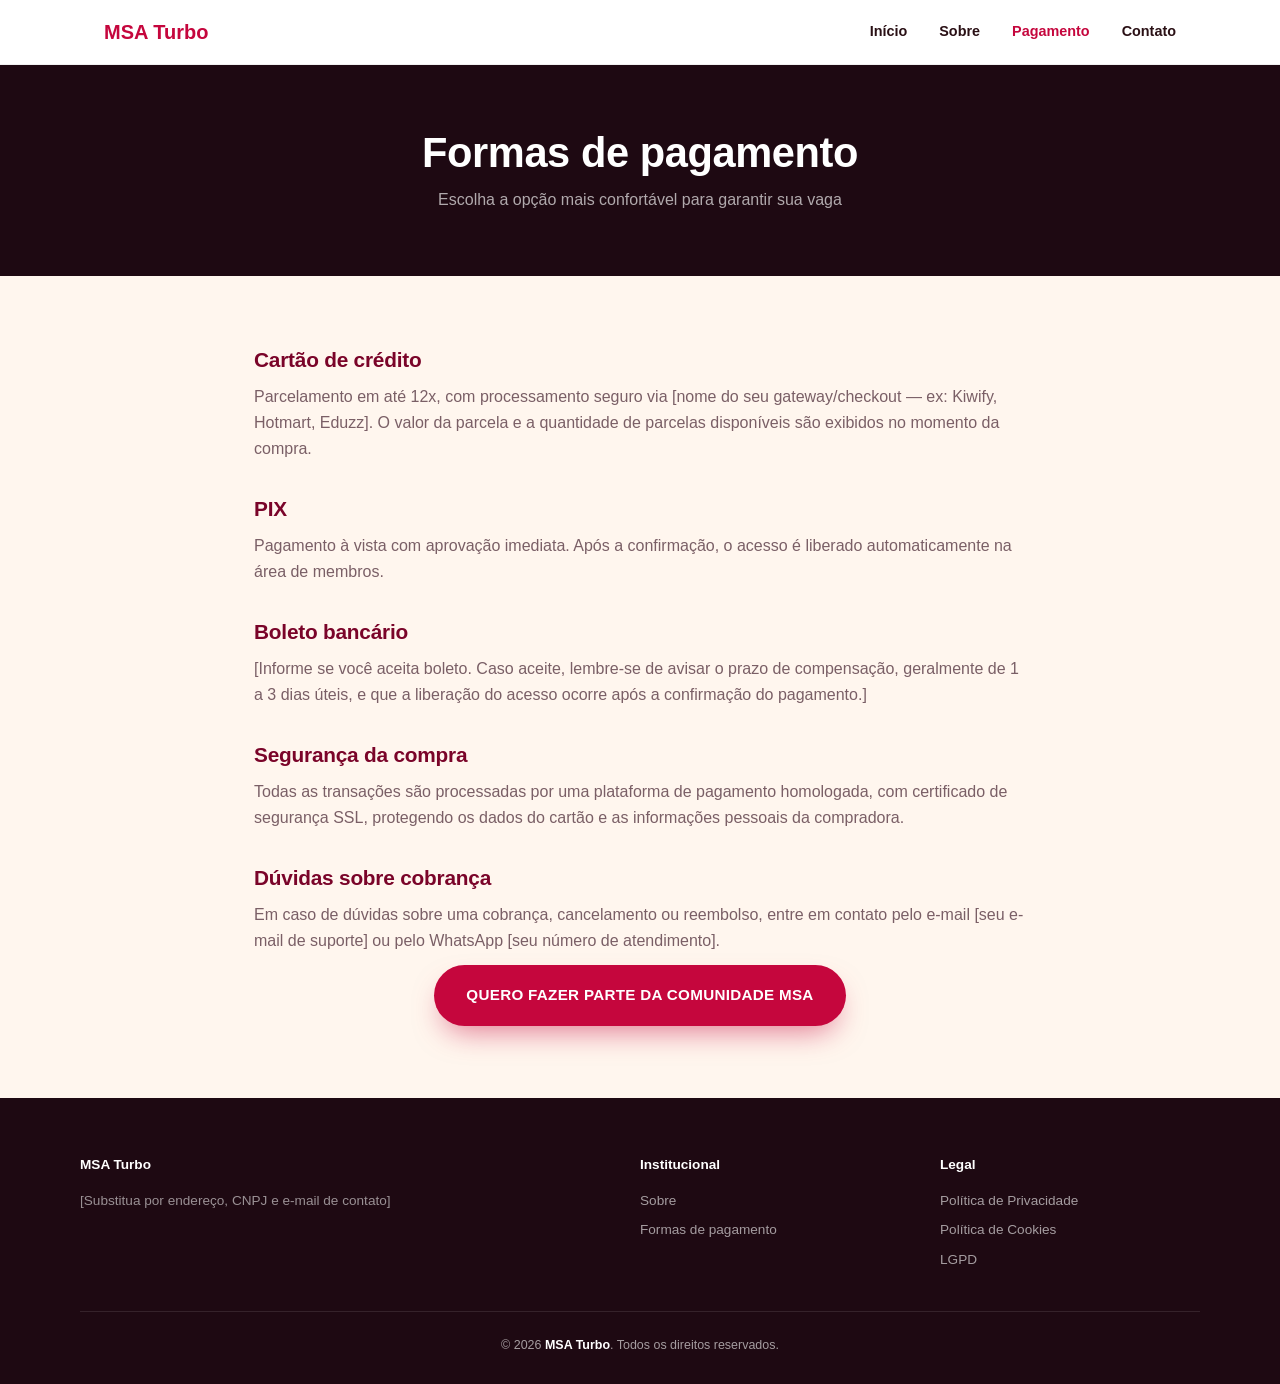
<file: formas-de-pagamento.html>
<!DOCTYPE html>
<html lang="pt-BR">
<head>
<meta charset="UTF-8">
<meta name="viewport" content="width=device-width, initial-scale=1.0">
<title>Formas de Pagamento | MSA Turbo</title>
<link rel="stylesheet" href="assets/styles.css">
</head>
<body>

<header class="site">
  <div class="nav">
    <a href="index.html" class="logo">MSA Turbo</a>
    <ul>
      <li><a href="index.html">Início</a></li>
      <li><a href="sobre.html">Sobre</a></li>
      <li><a href="formas-de-pagamento.html" class="active">Pagamento</a></li>
      <li><a href="index.html#contato">Contato</a></li>
    </ul>
  </div>
</header>

<section class="page-hero">
  <div class="container">
    <h1>Formas de pagamento</h1>
    <p>Escolha a opção mais confortável para garantir sua vaga</p>
  </div>
</section>

<section class="legal">
  <h2>Cartão de crédito</h2>
  <p>Parcelamento em até 12x, com processamento seguro via [nome do seu gateway/checkout — ex: Kiwify, Hotmart, Eduzz]. O valor da parcela e a quantidade de parcelas disponíveis são exibidos no momento da compra.</p>

  <h2>PIX</h2>
  <p>Pagamento à vista com aprovação imediata. Após a confirmação, o acesso é liberado automaticamente na área de membros.</p>

  <h2>Boleto bancário</h2>
  <p>[Informe se você aceita boleto. Caso aceite, lembre-se de avisar o prazo de compensação, geralmente de 1 a 3 dias úteis, e que a liberação do acesso ocorre após a confirmação do pagamento.]</p>

  <h2>Segurança da compra</h2>
  <p>Todas as transações são processadas por uma plataforma de pagamento homologada, com certificado de segurança SSL, protegendo os dados do cartão e as informações pessoais da compradora.</p>

  <h2>Dúvidas sobre cobrança</h2>
  <p>Em caso de dúvidas sobre uma cobrança, cancelamento ou reembolso, entre em contato pelo e-mail [seu e-mail de suporte] ou pelo WhatsApp [seu número de atendimento].</p>

  <div class="btn-wrap"><a href="index.html#oferta" class="btn">QUERO FAZER PARTE DA COMUNIDADE MSA</a></div>
</section>

<footer class="site">
  <div class="footer-grid">
    <div><h4>MSA Turbo</h4><p style="color:rgba(255,255,255,.55); font-size:.85rem;">[Substitua por endereço, CNPJ e e-mail de contato]</p></div>
    <div><h4>Institucional</h4><ul><li><a href="sobre.html">Sobre</a></li><li><a href="formas-de-pagamento.html">Formas de pagamento</a></li></ul></div>
    <div><h4>Legal</h4><ul><li><a href="politica-de-privacidade.html">Política de Privacidade</a></li><li><a href="politica-de-cookies.html">Política de Cookies</a></li><li><a href="lgpd.html">LGPD</a></li></ul></div>
  </div>
  <div class="footer-bottom">© 2026 <strong>MSA Turbo</strong>. Todos os direitos reservados.</div>
</footer>

</body>
</html>
</file>
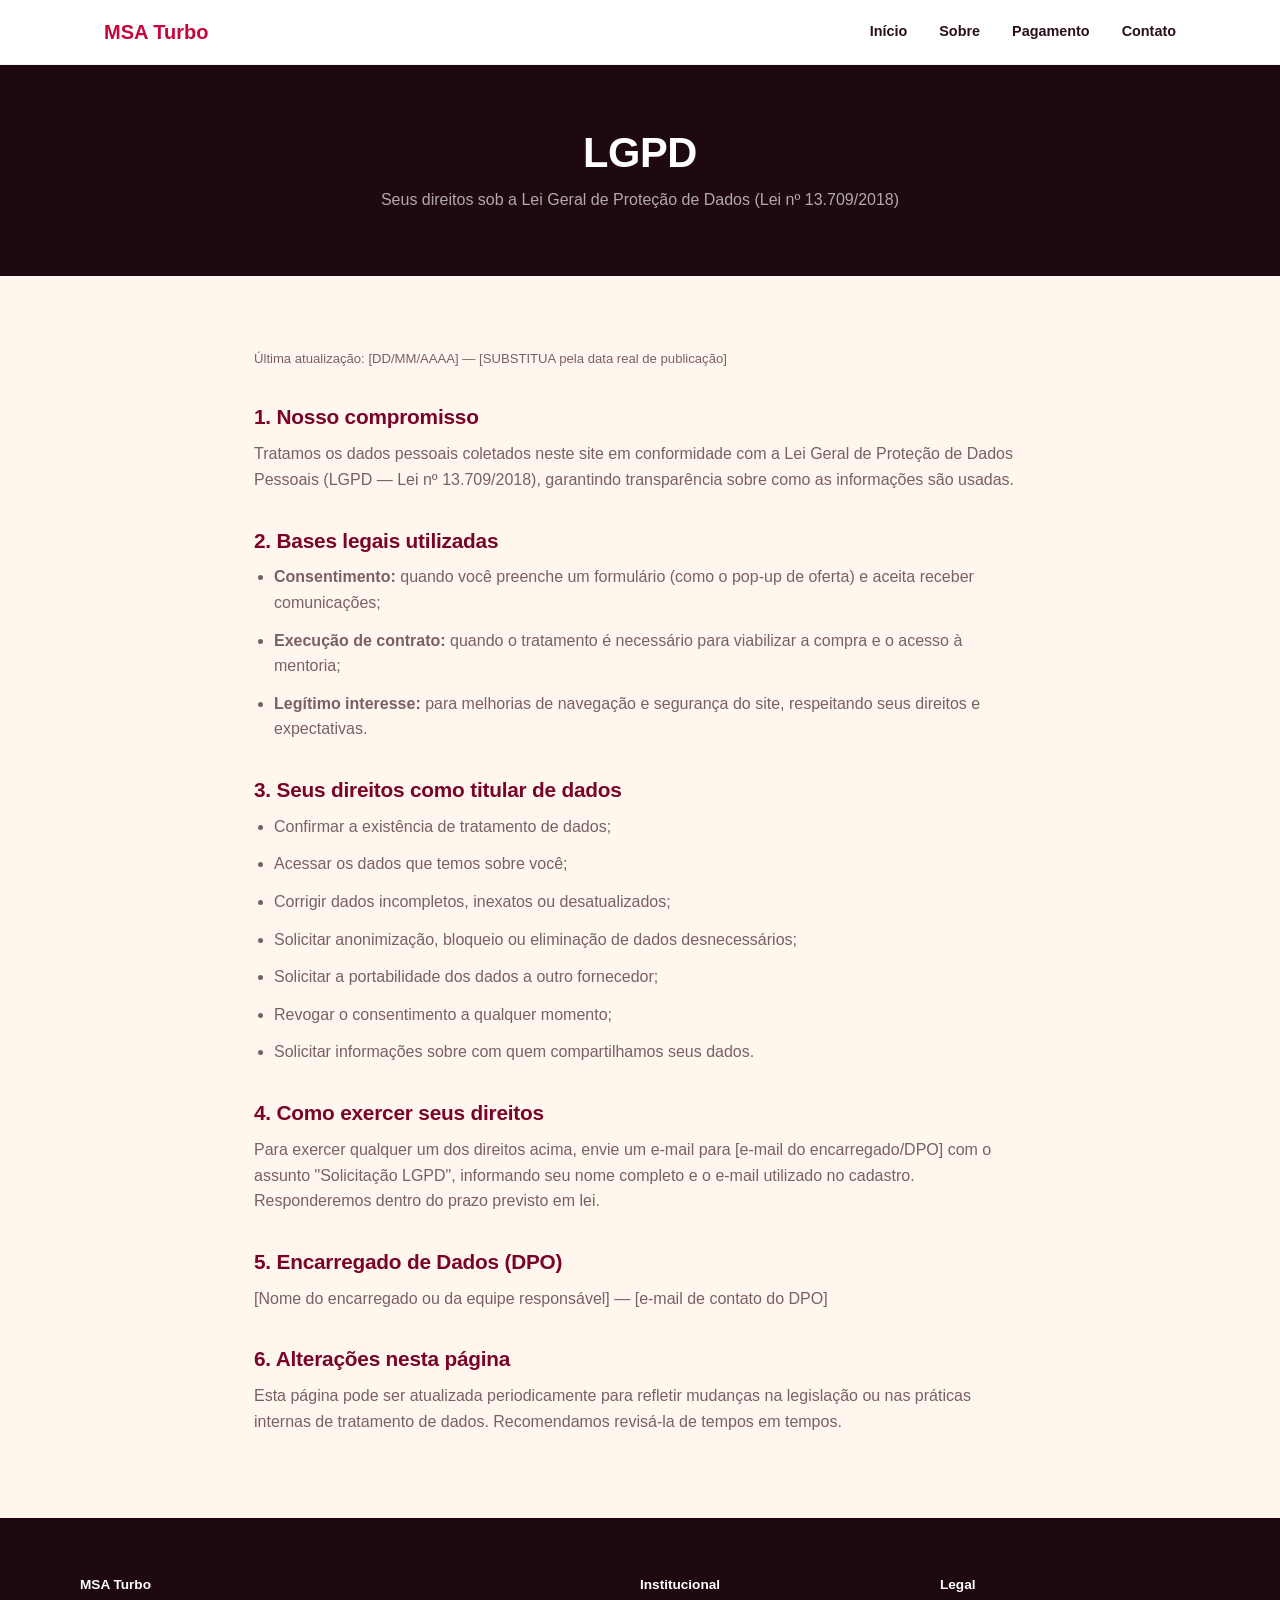
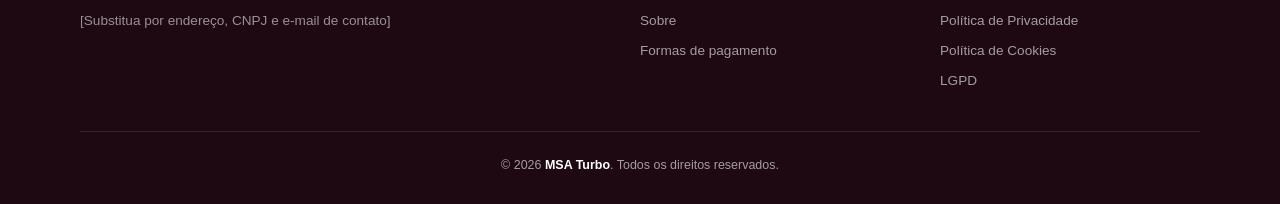
<file: lgpd.html>
<!DOCTYPE html>
<html lang="pt-BR">
<head>
<meta charset="UTF-8">
<meta name="viewport" content="width=device-width, initial-scale=1.0">
<title>LGPD | MSA Turbo</title>
<link rel="stylesheet" href="assets/styles.css">
</head>
<body>

<header class="site">
  <div class="nav">
    <a href="index.html" class="logo">MSA Turbo</a>
    <ul>
      <li><a href="index.html">Início</a></li>
      <li><a href="sobre.html">Sobre</a></li>
      <li><a href="formas-de-pagamento.html">Pagamento</a></li>
      <li><a href="index.html#contato">Contato</a></li>
    </ul>
  </div>
</header>

<section class="page-hero">
  <div class="container">
    <h1>LGPD</h1>
    <p>Seus direitos sob a Lei Geral de Proteção de Dados (Lei nº 13.709/2018)</p>
  </div>
</section>

<section class="legal">
  <p class="updated">Última atualização: [DD/MM/AAAA] — [SUBSTITUA pela data real de publicação]</p>

  <h2>1. Nosso compromisso</h2>
  <p>Tratamos os dados pessoais coletados neste site em conformidade com a Lei Geral de Proteção de Dados Pessoais (LGPD — Lei nº 13.709/2018), garantindo transparência sobre como as informações são usadas.</p>

  <h2>2. Bases legais utilizadas</h2>
  <ul>
    <li><strong>Consentimento:</strong> quando você preenche um formulário (como o pop-up de oferta) e aceita receber comunicações;</li>
    <li><strong>Execução de contrato:</strong> quando o tratamento é necessário para viabilizar a compra e o acesso à mentoria;</li>
    <li><strong>Legítimo interesse:</strong> para melhorias de navegação e segurança do site, respeitando seus direitos e expectativas.</li>
  </ul>

  <h2>3. Seus direitos como titular de dados</h2>
  <ul>
    <li>Confirmar a existência de tratamento de dados;</li>
    <li>Acessar os dados que temos sobre você;</li>
    <li>Corrigir dados incompletos, inexatos ou desatualizados;</li>
    <li>Solicitar anonimização, bloqueio ou eliminação de dados desnecessários;</li>
    <li>Solicitar a portabilidade dos dados a outro fornecedor;</li>
    <li>Revogar o consentimento a qualquer momento;</li>
    <li>Solicitar informações sobre com quem compartilhamos seus dados.</li>
  </ul>

  <h2>4. Como exercer seus direitos</h2>
  <p>Para exercer qualquer um dos direitos acima, envie um e-mail para [e-mail do encarregado/DPO] com o assunto "Solicitação LGPD", informando seu nome completo e o e-mail utilizado no cadastro. Responderemos dentro do prazo previsto em lei.</p>

  <h2>5. Encarregado de Dados (DPO)</h2>
  <p>[Nome do encarregado ou da equipe responsável] — [e-mail de contato do DPO]</p>

  <h2>6. Alterações nesta página</h2>
  <p>Esta página pode ser atualizada periodicamente para refletir mudanças na legislação ou nas práticas internas de tratamento de dados. Recomendamos revisá-la de tempos em tempos.</p>
</section>

<footer class="site">
  <div class="footer-grid">
    <div><h4>MSA Turbo</h4><p style="color:rgba(255,255,255,.55); font-size:.85rem;">[Substitua por endereço, CNPJ e e-mail de contato]</p></div>
    <div><h4>Institucional</h4><ul><li><a href="sobre.html">Sobre</a></li><li><a href="formas-de-pagamento.html">Formas de pagamento</a></li></ul></div>
    <div><h4>Legal</h4><ul><li><a href="politica-de-privacidade.html">Política de Privacidade</a></li><li><a href="politica-de-cookies.html">Política de Cookies</a></li><li><a href="lgpd.html">LGPD</a></li></ul></div>
  </div>
  <div class="footer-bottom">© 2026 <strong>MSA Turbo</strong>. Todos os direitos reservados.</div>
</footer>

</body>
</html>
</file>
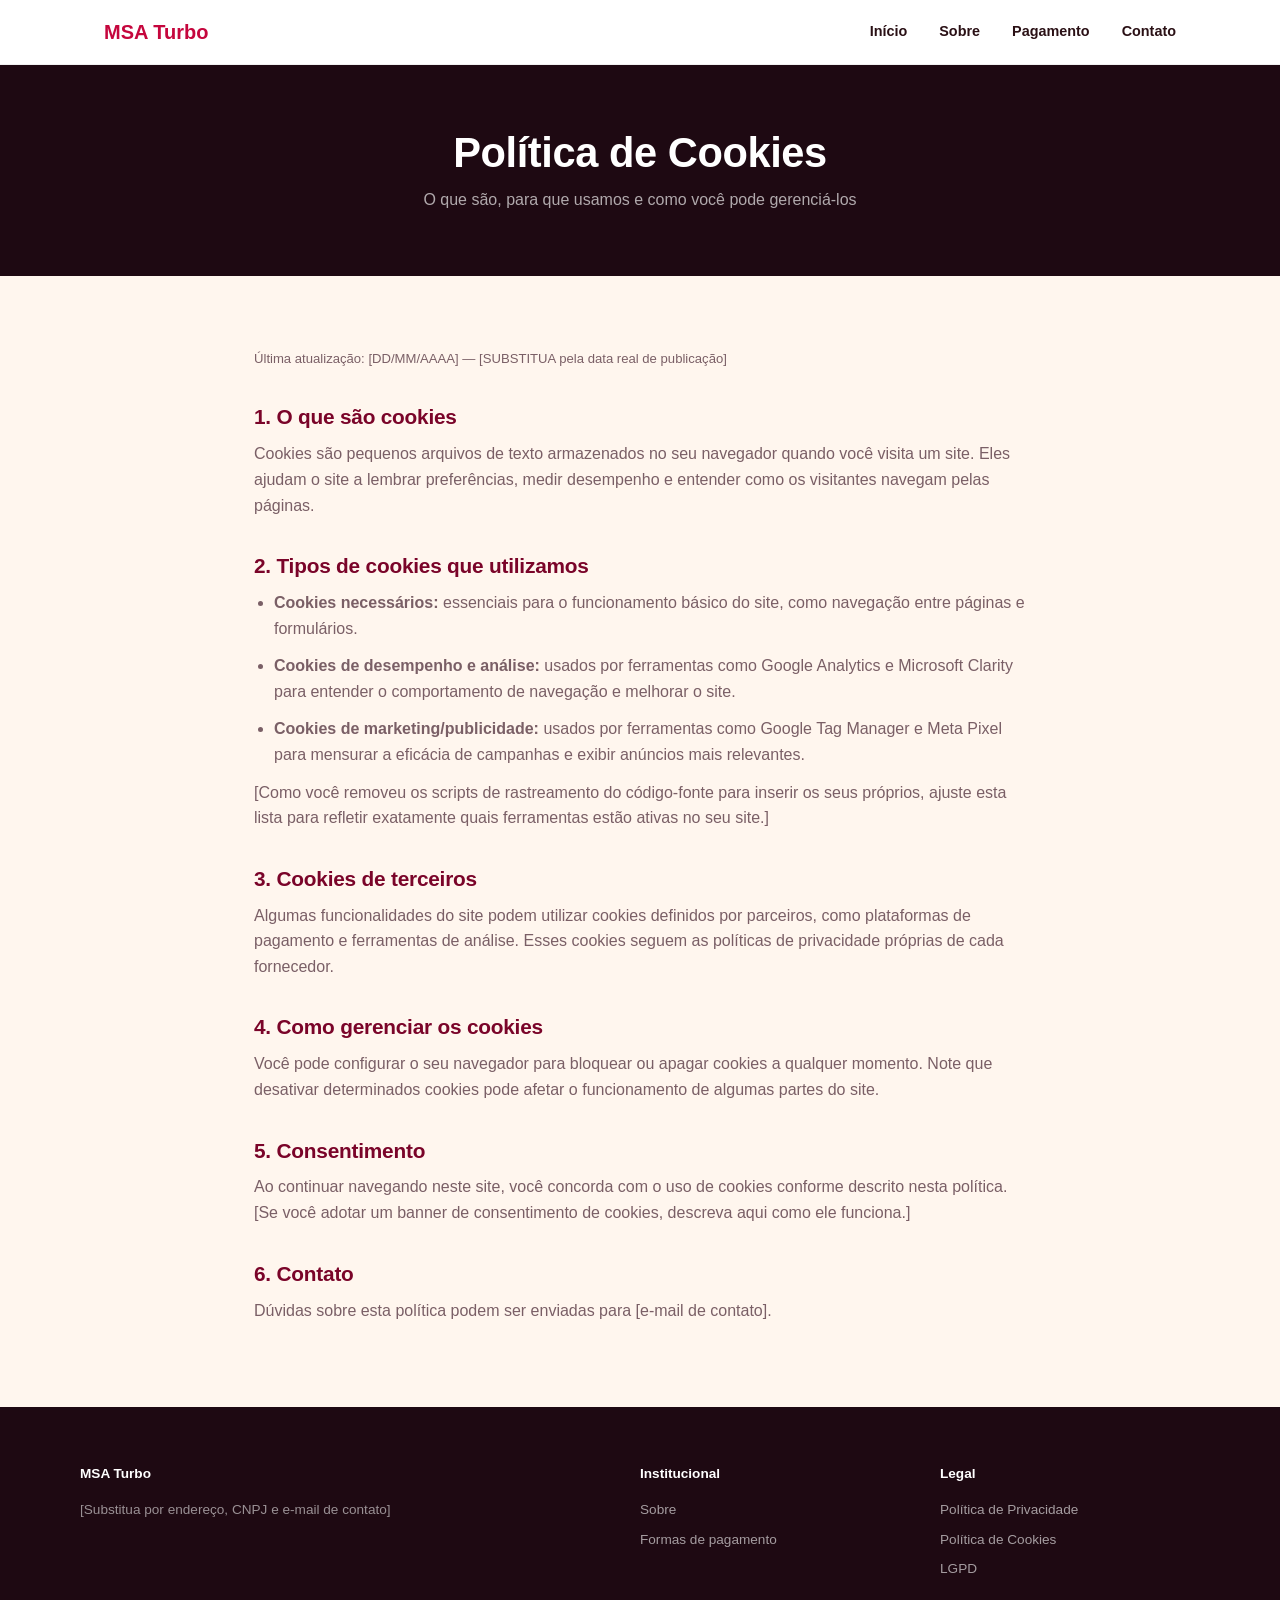
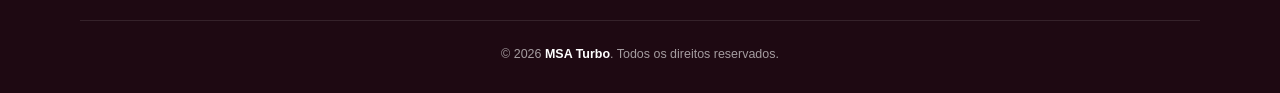
<file: politica-de-cookies.html>
<!DOCTYPE html>
<html lang="pt-BR">
<head>
<meta charset="UTF-8">
<meta name="viewport" content="width=device-width, initial-scale=1.0">
<title>Política de Cookies | MSA Turbo</title>
<link rel="stylesheet" href="assets/styles.css">
</head>
<body>

<header class="site">
  <div class="nav">
    <a href="index.html" class="logo">MSA Turbo</a>
    <ul>
      <li><a href="index.html">Início</a></li>
      <li><a href="sobre.html">Sobre</a></li>
      <li><a href="formas-de-pagamento.html">Pagamento</a></li>
      <li><a href="index.html#contato">Contato</a></li>
    </ul>
  </div>
</header>

<section class="page-hero">
  <div class="container">
    <h1>Política de Cookies</h1>
    <p>O que são, para que usamos e como você pode gerenciá-los</p>
  </div>
</section>

<section class="legal">
  <p class="updated">Última atualização: [DD/MM/AAAA] — [SUBSTITUA pela data real de publicação]</p>

  <h2>1. O que são cookies</h2>
  <p>Cookies são pequenos arquivos de texto armazenados no seu navegador quando você visita um site. Eles ajudam o site a lembrar preferências, medir desempenho e entender como os visitantes navegam pelas páginas.</p>

  <h2>2. Tipos de cookies que utilizamos</h2>
  <ul>
    <li><strong>Cookies necessários:</strong> essenciais para o funcionamento básico do site, como navegação entre páginas e formulários.</li>
    <li><strong>Cookies de desempenho e análise:</strong> usados por ferramentas como Google Analytics e Microsoft Clarity para entender o comportamento de navegação e melhorar o site.</li>
    <li><strong>Cookies de marketing/publicidade:</strong> usados por ferramentas como Google Tag Manager e Meta Pixel para mensurar a eficácia de campanhas e exibir anúncios mais relevantes.</li>
  </ul>
  <p>[Como você removeu os scripts de rastreamento do código-fonte para inserir os seus próprios, ajuste esta lista para refletir exatamente quais ferramentas estão ativas no seu site.]</p>

  <h2>3. Cookies de terceiros</h2>
  <p>Algumas funcionalidades do site podem utilizar cookies definidos por parceiros, como plataformas de pagamento e ferramentas de análise. Esses cookies seguem as políticas de privacidade próprias de cada fornecedor.</p>

  <h2>4. Como gerenciar os cookies</h2>
  <p>Você pode configurar o seu navegador para bloquear ou apagar cookies a qualquer momento. Note que desativar determinados cookies pode afetar o funcionamento de algumas partes do site.</p>

  <h2>5. Consentimento</h2>
  <p>Ao continuar navegando neste site, você concorda com o uso de cookies conforme descrito nesta política. [Se você adotar um banner de consentimento de cookies, descreva aqui como ele funciona.]</p>

  <h2>6. Contato</h2>
  <p>Dúvidas sobre esta política podem ser enviadas para [e-mail de contato].</p>
</section>

<footer class="site">
  <div class="footer-grid">
    <div><h4>MSA Turbo</h4><p style="color:rgba(255,255,255,.55); font-size:.85rem;">[Substitua por endereço, CNPJ e e-mail de contato]</p></div>
    <div><h4>Institucional</h4><ul><li><a href="sobre.html">Sobre</a></li><li><a href="formas-de-pagamento.html">Formas de pagamento</a></li></ul></div>
    <div><h4>Legal</h4><ul><li><a href="politica-de-privacidade.html">Política de Privacidade</a></li><li><a href="politica-de-cookies.html">Política de Cookies</a></li><li><a href="lgpd.html">LGPD</a></li></ul></div>
  </div>
  <div class="footer-bottom">© 2026 <strong>MSA Turbo</strong>. Todos os direitos reservados.</div>
</footer>

</body>
</html>
</file>
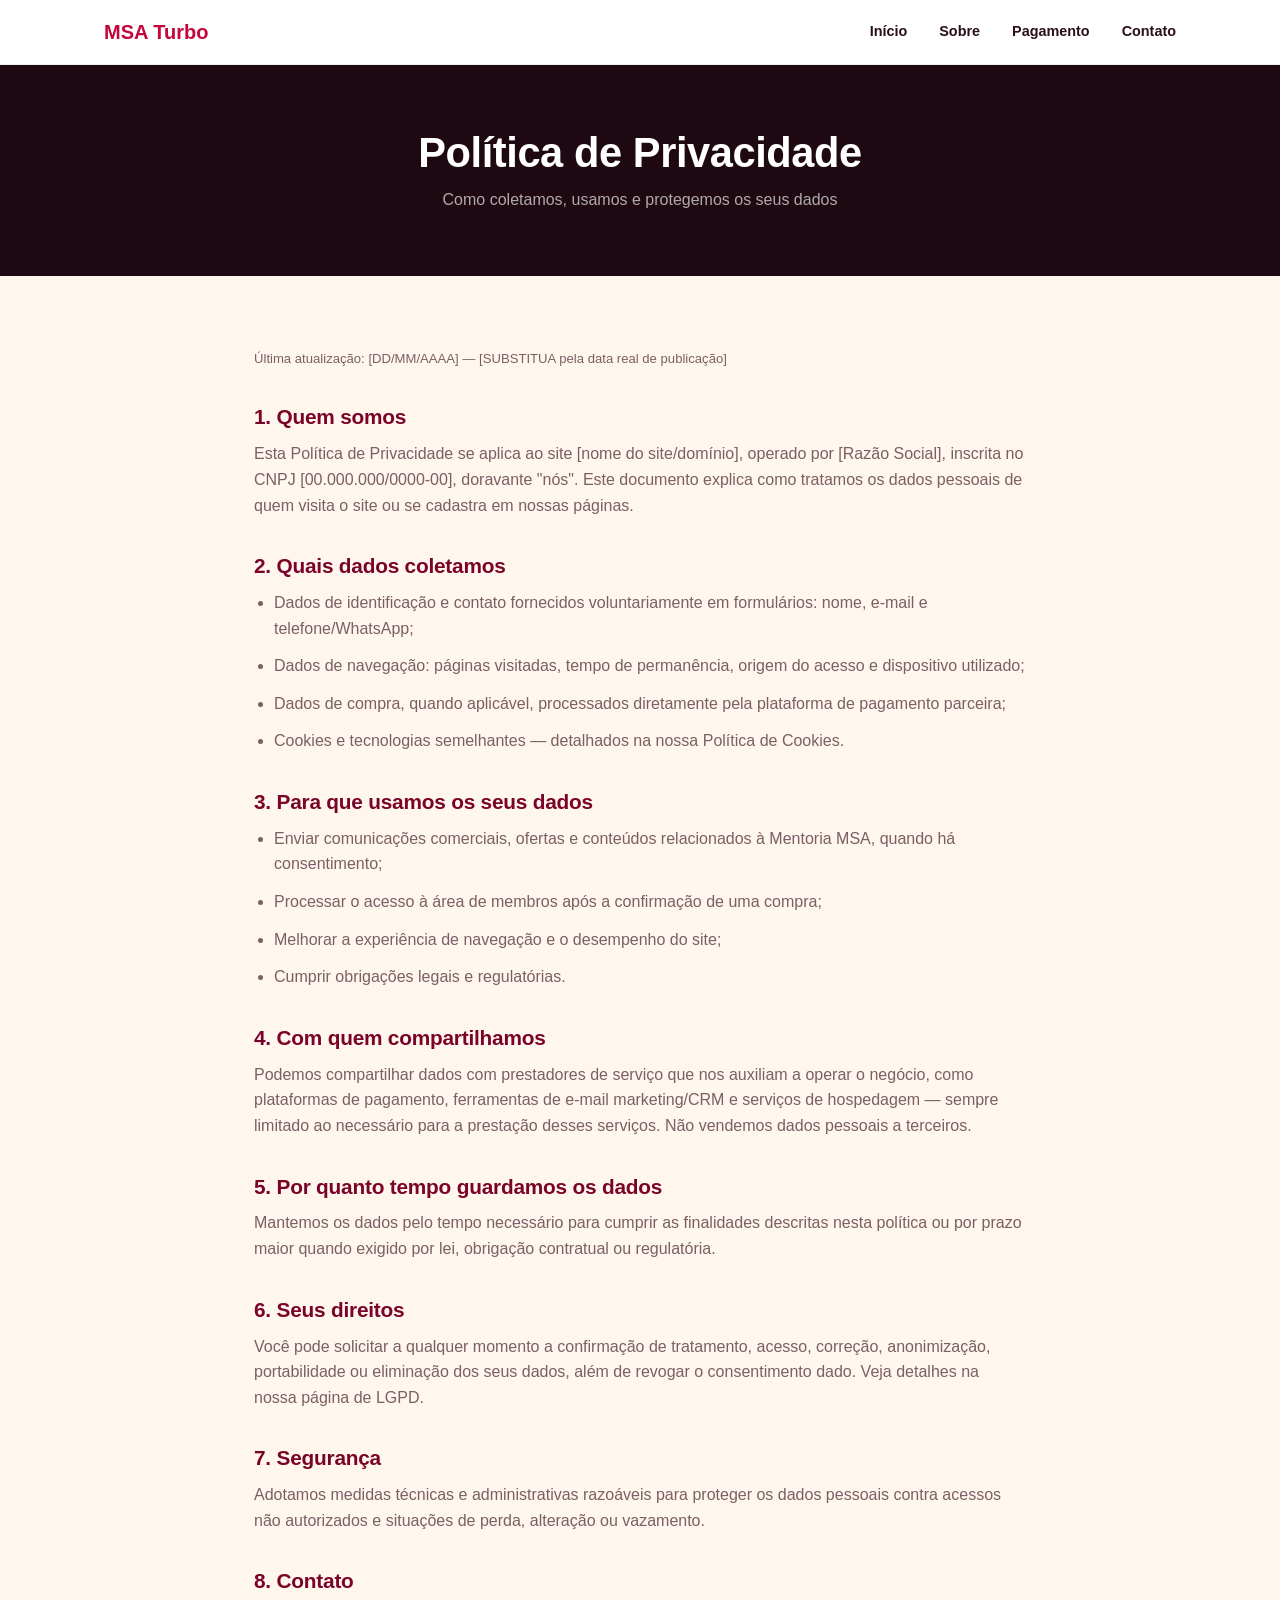
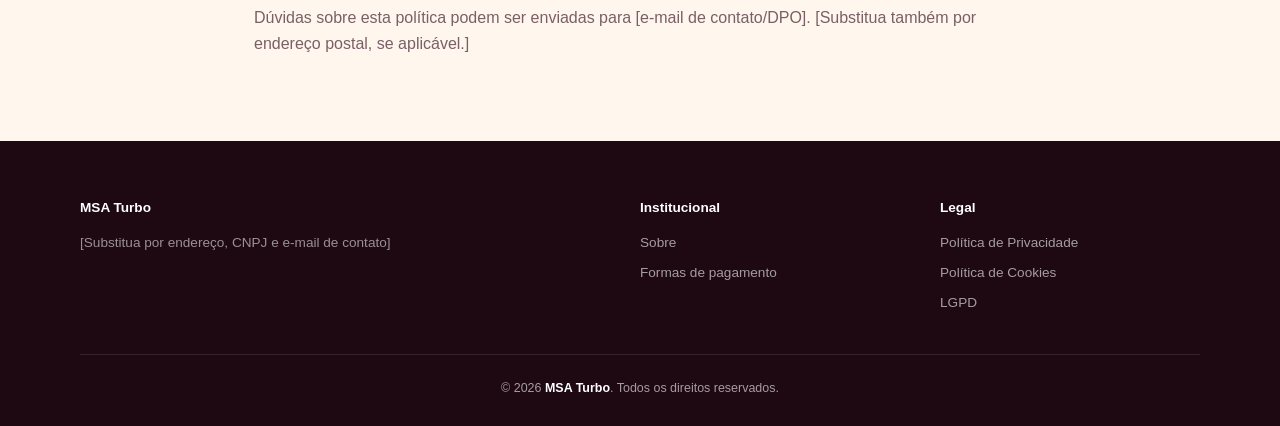
<file: politica-de-privacidade.html>
<!DOCTYPE html>
<html lang="pt-BR">
<head>
<meta charset="UTF-8">
<meta name="viewport" content="width=device-width, initial-scale=1.0">
<title>Política de Privacidade | MSA Turbo</title>
<link rel="stylesheet" href="assets/styles.css">
</head>
<body>

<header class="site">
  <div class="nav">
    <a href="index.html" class="logo">MSA Turbo</a>
    <ul>
      <li><a href="index.html">Início</a></li>
      <li><a href="sobre.html">Sobre</a></li>
      <li><a href="formas-de-pagamento.html">Pagamento</a></li>
      <li><a href="index.html#contato">Contato</a></li>
    </ul>
  </div>
</header>

<section class="page-hero">
  <div class="container">
    <h1>Política de Privacidade</h1>
    <p>Como coletamos, usamos e protegemos os seus dados</p>
  </div>
</section>

<section class="legal">
  <p class="updated">Última atualização: [DD/MM/AAAA] — [SUBSTITUA pela data real de publicação]</p>

  <h2>1. Quem somos</h2>
  <p>Esta Política de Privacidade se aplica ao site [nome do site/domínio], operado por [Razão Social], inscrita no CNPJ [00.000.000/0000-00], doravante "nós". Este documento explica como tratamos os dados pessoais de quem visita o site ou se cadastra em nossas páginas.</p>

  <h2>2. Quais dados coletamos</h2>
  <ul>
    <li>Dados de identificação e contato fornecidos voluntariamente em formulários: nome, e-mail e telefone/WhatsApp;</li>
    <li>Dados de navegação: páginas visitadas, tempo de permanência, origem do acesso e dispositivo utilizado;</li>
    <li>Dados de compra, quando aplicável, processados diretamente pela plataforma de pagamento parceira;</li>
    <li>Cookies e tecnologias semelhantes — detalhados na nossa <a href="politica-de-cookies.html">Política de Cookies</a>.</li>
  </ul>

  <h2>3. Para que usamos os seus dados</h2>
  <ul>
    <li>Enviar comunicações comerciais, ofertas e conteúdos relacionados à Mentoria MSA, quando há consentimento;</li>
    <li>Processar o acesso à área de membros após a confirmação de uma compra;</li>
    <li>Melhorar a experiência de navegação e o desempenho do site;</li>
    <li>Cumprir obrigações legais e regulatórias.</li>
  </ul>

  <h2>4. Com quem compartilhamos</h2>
  <p>Podemos compartilhar dados com prestadores de serviço que nos auxiliam a operar o negócio, como plataformas de pagamento, ferramentas de e-mail marketing/CRM e serviços de hospedagem — sempre limitado ao necessário para a prestação desses serviços. Não vendemos dados pessoais a terceiros.</p>

  <h2>5. Por quanto tempo guardamos os dados</h2>
  <p>Mantemos os dados pelo tempo necessário para cumprir as finalidades descritas nesta política ou por prazo maior quando exigido por lei, obrigação contratual ou regulatória.</p>

  <h2>6. Seus direitos</h2>
  <p>Você pode solicitar a qualquer momento a confirmação de tratamento, acesso, correção, anonimização, portabilidade ou eliminação dos seus dados, além de revogar o consentimento dado. Veja detalhes na nossa página de <a href="lgpd.html">LGPD</a>.</p>

  <h2>7. Segurança</h2>
  <p>Adotamos medidas técnicas e administrativas razoáveis para proteger os dados pessoais contra acessos não autorizados e situações de perda, alteração ou vazamento.</p>

  <h2>8. Contato</h2>
  <p>Dúvidas sobre esta política podem ser enviadas para [e-mail de contato/DPO]. [Substitua também por endereço postal, se aplicável.]</p>
</section>

<footer class="site">
  <div class="footer-grid">
    <div><h4>MSA Turbo</h4><p style="color:rgba(255,255,255,.55); font-size:.85rem;">[Substitua por endereço, CNPJ e e-mail de contato]</p></div>
    <div><h4>Institucional</h4><ul><li><a href="sobre.html">Sobre</a></li><li><a href="formas-de-pagamento.html">Formas de pagamento</a></li></ul></div>
    <div><h4>Legal</h4><ul><li><a href="politica-de-privacidade.html">Política de Privacidade</a></li><li><a href="politica-de-cookies.html">Política de Cookies</a></li><li><a href="lgpd.html">LGPD</a></li></ul></div>
  </div>
  <div class="footer-bottom">© 2026 <strong>MSA Turbo</strong>. Todos os direitos reservados.</div>
</footer>

</body>
</html>
</file>
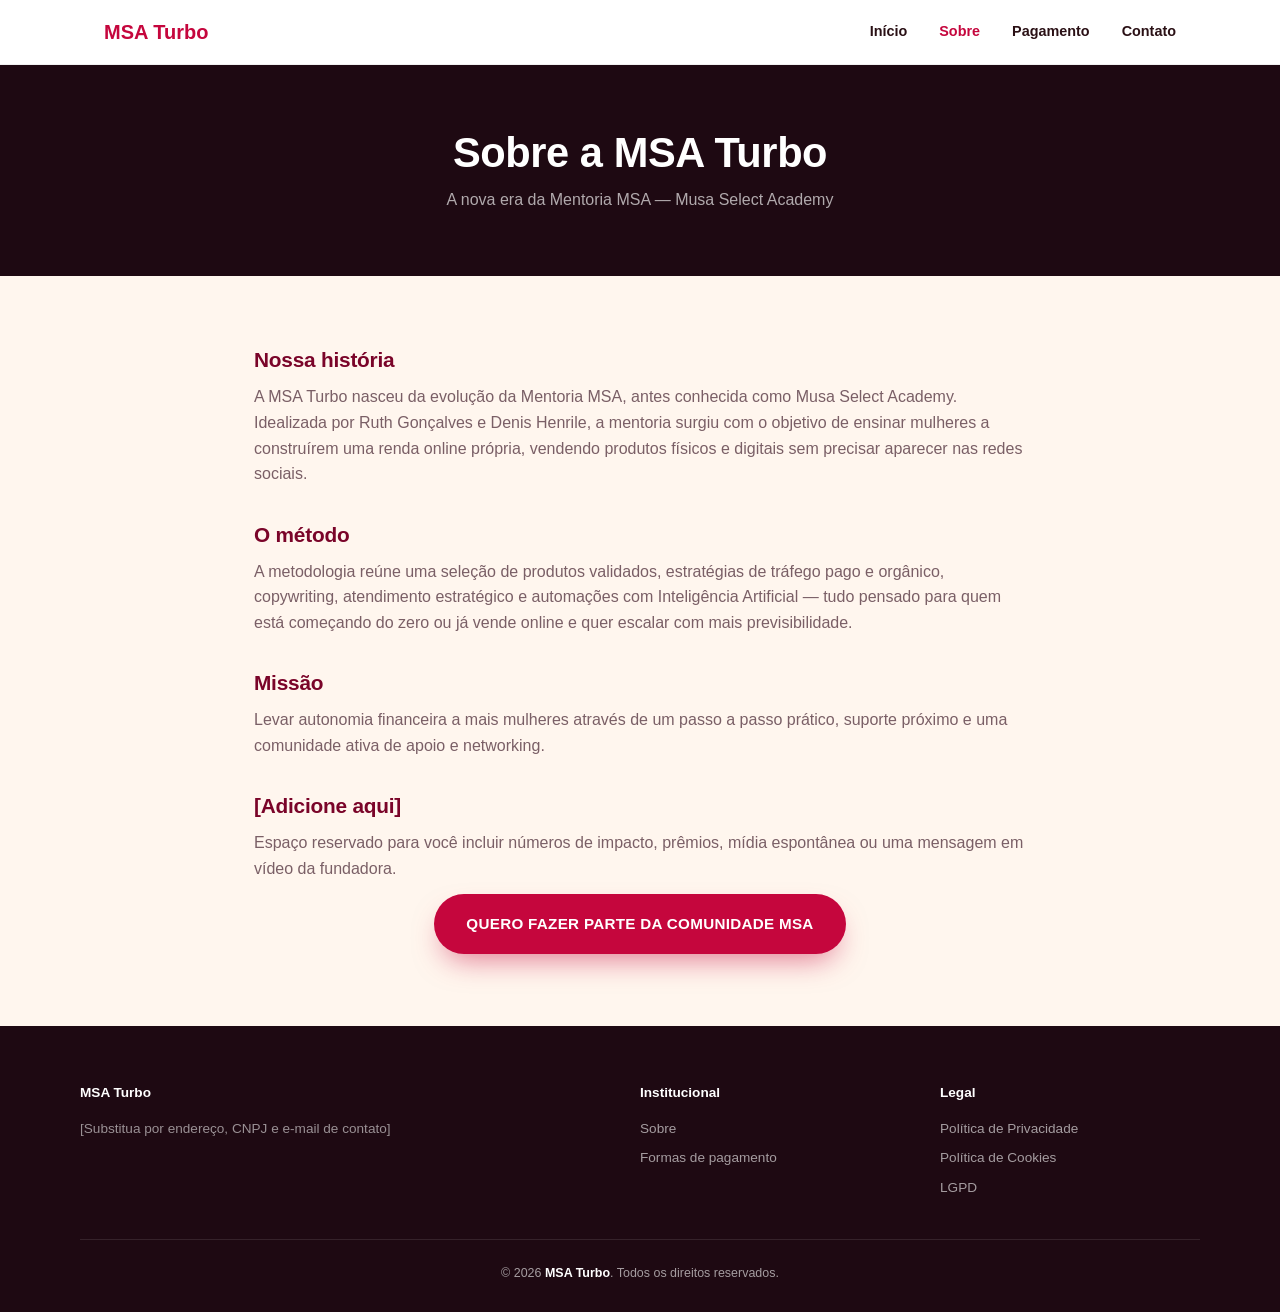
<file: sobre.html>
<!DOCTYPE html>
<html lang="pt-BR">
<head>
<meta charset="UTF-8">
<meta name="viewport" content="width=device-width, initial-scale=1.0">
<title>Sobre | MSA Turbo</title>
<link rel="stylesheet" href="assets/styles.css">
</head>
<body>

<header class="site">
  <div class="nav">
    <a href="index.html" class="logo">MSA Turbo</a>
    <ul>
      <li><a href="index.html">Início</a></li>
      <li><a href="sobre.html" class="active">Sobre</a></li>
      <li><a href="formas-de-pagamento.html">Pagamento</a></li>
      <li><a href="index.html#contato">Contato</a></li>
    </ul>
  </div>
</header>

<section class="page-hero">
  <div class="container">
    <h1>Sobre a MSA Turbo</h1>
    <p>A nova era da Mentoria MSA — Musa Select Academy</p>
  </div>
</section>

<section class="legal">
  <h2>Nossa história</h2>
  <p>A MSA Turbo nasceu da evolução da Mentoria MSA, antes conhecida como Musa Select Academy. Idealizada por Ruth Gonçalves e Denis Henrile, a mentoria surgiu com o objetivo de ensinar mulheres a construírem uma renda online própria, vendendo produtos físicos e digitais sem precisar aparecer nas redes sociais.</p>

  <h2>O método</h2>
  <p>A metodologia reúne uma seleção de produtos validados, estratégias de tráfego pago e orgânico, copywriting, atendimento estratégico e automações com Inteligência Artificial — tudo pensado para quem está começando do zero ou já vende online e quer escalar com mais previsibilidade.</p>

  <h2>Missão</h2>
  <p>Levar autonomia financeira a mais mulheres através de um passo a passo prático, suporte próximo e uma comunidade ativa de apoio e networking.</p>

  <h2>[Adicione aqui]</h2>
  <p>Espaço reservado para você incluir números de impacto, prêmios, mídia espontânea ou uma mensagem em vídeo da fundadora.</p>

  <div class="btn-wrap"><a href="index.html#oferta" class="btn">QUERO FAZER PARTE DA COMUNIDADE MSA</a></div>
</section>

<footer class="site">
  <div class="footer-grid">
    <div><h4>MSA Turbo</h4><p style="color:rgba(255,255,255,.55); font-size:.85rem;">[Substitua por endereço, CNPJ e e-mail de contato]</p></div>
    <div><h4>Institucional</h4><ul><li><a href="sobre.html">Sobre</a></li><li><a href="formas-de-pagamento.html">Formas de pagamento</a></li></ul></div>
    <div><h4>Legal</h4><ul><li><a href="politica-de-privacidade.html">Política de Privacidade</a></li><li><a href="politica-de-cookies.html">Política de Cookies</a></li><li><a href="lgpd.html">LGPD</a></li></ul></div>
  </div>
  <div class="footer-bottom">© 2026 <strong>MSA Turbo</strong>. Todos os direitos reservados.</div>
</footer>

</body>
</html>
</file>
<file: assets/styles.css>
:root{
  --brand: #C5063D;
  --brand-dark: #7A0429;
  --plum: #1E0912;
  --plum-soft: #2C0F1B;
  --cream: #FFF6EE;
  --gold: #E8B54A;
  --ink: #2A1015;
  --muted: #7A5F66;
  --radius: 14px;
  --font-display: "Bricolage Grotesque", "Poppins", sans-serif;
  --font-body: "Inter", sans-serif;
}

*{box-sizing:border-box; margin:0; padding:0;}
html{scroll-behavior:smooth;}
body{ font-family: var(--font-body); color: var(--ink); background: var(--cream); line-height:1.6; }
img{max-width:100%; display:block;}
a{color:inherit; text-decoration:none;}
ul{list-style:none;}
h1,h2,h3{font-family: var(--font-display); line-height:1.15; letter-spacing:-0.01em;}
.container{max-width:1120px; margin:0 auto; padding:0 24px;}
section{padding:88px 0;}
.eyebrow{ display:inline-block; font-size:.72rem; font-weight:700; letter-spacing:.14em; text-transform:uppercase; color:var(--brand); background:rgba(197,6,61,.08); padding:6px 14px; border-radius:999px; margin-bottom:18px; }
.btn{ display:inline-block; background: var(--brand); color:#fff; font-weight:700; padding:18px 32px; border-radius:999px; font-size:.95rem; letter-spacing:.02em; box-shadow: 0 14px 30px -10px rgba(197,6,61,.55); transition: transform .15s ease, box-shadow .15s ease; border:none; cursor:pointer; text-align:center; }
.btn:hover{ transform: translateY(-2px); box-shadow: 0 18px 34px -8px rgba(197,6,61,.6); }
.btn-wrap{ text-align:center; margin-top:8px; }
.safe-note{ text-align:center; font-size:.78rem; color:var(--muted); margin-top:14px; }

/* MARQUEE */
.marquee{ background: var(--plum); color:#fff; overflow:hidden; white-space:nowrap; padding:10px 0; font-size:.78rem; letter-spacing:.03em;}
.marquee span{ display:inline-block; padding-right:48px; animation: scroll 32s linear infinite;}
@keyframes scroll{ from{transform:translateX(0);} to{transform:translateX(-50%);} }

/* HEADER */
header.site{ background:#fff; border-bottom:1px solid rgba(0,0,0,.06); position:sticky; top:0; z-index:50;}
.nav{ display:flex; align-items:center; justify-content:space-between; padding:16px 24px; max-width:1120px; margin:0 auto; position:relative; }
.nav .logo{ font-family:var(--font-display); font-weight:800; font-size:1.25rem; color:var(--brand);}
.nav ul{ display:flex; gap:32px; font-size:.9rem; font-weight:600;}
.nav ul a:hover{ color:var(--brand); }
.nav ul a.active{ color:var(--brand); }
.nav-toggle{ display:none; flex-direction:column; justify-content:center; gap:5px; width:40px; height:40px; background:none; border:none; cursor:pointer; padding:0; }
.nav-toggle span{ display:block; width:24px; height:2px; background:var(--ink); border-radius:2px; transition:transform .25s ease, opacity .25s ease; }
.nav-toggle[aria-expanded="true"] span:nth-child(1){ transform:translateY(7px) rotate(45deg); }
.nav-toggle[aria-expanded="true"] span:nth-child(2){ opacity:0; }
.nav-toggle[aria-expanded="true"] span:nth-child(3){ transform:translateY(-7px) rotate(-45deg); }

/* HERO */
.hero{ background: radial-gradient(circle at 15% 20%, rgba(197,6,61,.12), transparent 55%), var(--cream); padding:96px 0 64px; text-align:center; }
.hero h1{ font-size: clamp(2.1rem, 4.6vw, 3.6rem); max-width:760px; margin:0 auto 22px; }
.hero p{ max-width:640px; margin:0 auto 34px; color:var(--muted); font-size:1.05rem; }
.hero .cta-row{ display:flex; gap:16px; justify-content:center; flex-wrap:wrap; }
.badge-img{ margin:28px auto 0; max-width:220px; opacity:.85; }
.vsl-outer{ width:100%; padding:0 16px; margin:36px 0; }
.vsl-wrap{ position:relative; width:100%; max-width:1360px; margin:0 auto; aspect-ratio:16/9; border-radius:var(--radius); overflow:hidden; box-shadow:0 24px 50px -18px rgba(30,9,18,.45); background:var(--plum); cursor:pointer; border:none; }
.vsl-wrap iframe{ position:absolute; inset:0; width:100%; height:100%; border:0; }
.vsl-thumb{ position:absolute; inset:0; width:100%; height:100%; object-fit:cover; }
.vsl-play{ position:absolute; top:50%; left:50%; transform:translate(-50%,-50%); background:none; border:none; cursor:pointer; padding:0; width:68px; height:48px; filter:drop-shadow(0 8px 20px rgba(0,0,0,.4)); transition:transform .15s ease; }
.vsl-play:hover{ transform:translate(-50%,-50%) scale(1.08); }
.placeholder-img{ background: linear-gradient(135deg, rgba(197,6,61,.12), rgba(232,181,74,.18)); border:1px dashed rgba(197,6,61,.35); border-radius: var(--radius); display:flex; align-items:center; justify-content:center; color: var(--brand); font-size:.75rem; font-weight:700; text-align:center; padding:10px; }

/* PÁGINA INTERNA (sobre, políticas etc) */
.page-hero{ background: var(--plum); color:#fff; padding:64px 0; text-align:center; }
.page-hero h1{ color:#fff; font-size: clamp(1.8rem, 4vw, 2.6rem); }
.page-hero p{ color:rgba(255,255,255,.65); margin-top:10px; }
.legal{ max-width:820px; margin:0 auto; padding:72px 24px; }
.legal h2{ font-size:1.3rem; margin:36px 0 12px; color:var(--brand-dark); }
.legal h2:first-child{ margin-top:0; }
.legal p, .legal li{ color:var(--muted); margin-bottom:12px; }
.legal li{ margin-left:20px; list-style:disc; }
.legal .updated{ font-size:.82rem; color:var(--muted); margin-bottom:32px; }

/* ABOUT */
.about{ background:#fff; }
.about .grid{ display:grid; grid-template-columns: 1fr 1fr; gap:56px; align-items:center; }
.about h2{ font-size:2rem; margin-bottom:18px; }
.about p{ color:var(--muted); margin-bottom:14px; }
.about .placeholder-img{ height:340px; }

/* BENEFÍCIOS */
.benefits{ background: var(--plum); color:#fff; }
.benefits h2{ color:#fff; font-size:2rem; text-align:center; max-width:700px; margin:0 auto 12px;}
.benefits > .container > p{ text-align:center; color:rgba(255,255,255,.65); max-width:620px; margin:0 auto 52px; }
.benefit-grid{ display:grid; grid-template-columns:repeat(3,1fr); gap:24px; }
.benefit-card{ background: var(--plum-soft); border:1px solid rgba(255,255,255,.08); border-radius: var(--radius); padding:28px; }
.benefit-card .num{ color: var(--gold); font-weight:800; font-family:var(--font-display); font-size:1.5rem; margin-bottom:12px; display:block; }
.benefit-card h3{ font-size:1.05rem; margin-bottom:10px; }
.benefit-card p{ color:rgba(255,255,255,.65); font-size:.92rem; }

/* DEPOIMENTOS */
.testimonials{ background: var(--cream); }
.testimonials h2{ text-align:center; font-size:2rem; margin-bottom:10px; }
.testimonials > .container > p{ text-align:center; color:var(--muted); margin-bottom:44px; }
.testi-grid{ display:grid; grid-template-columns:repeat(4,1fr); gap:16px; }
.testi-grid .placeholder-img{ aspect-ratio: 3/4; }

/* PÚBLICO */
.audience{ background:#fff; }
.audience h2{ text-align:center; font-size:2rem; margin-bottom:44px; }
.audience-list{ max-width:720px; margin:0 auto; display:flex; flex-direction:column; gap:14px; }
.audience-list li{ display:flex; gap:14px; align-items:flex-start; background:var(--cream); padding:18px 22px; border-radius:var(--radius); font-weight:600; margin-left:0; list-style:none; }
.audience-list li::before{ content:"✓"; color:#fff; background:var(--brand); width:24px; height:24px; border-radius:50%; display:flex; align-items:center; justify-content:center; font-size:.75rem; flex-shrink:0; margin-top:2px; }

/* MÓDULOS / CARROSSEL */
.modules{ background: var(--plum); color:#fff; }
.modules h2{ color:#fff; text-align:center; font-size:2rem; margin-bottom:12px; }
.modules > .container > p{ text-align:center; color:rgba(255,255,255,.65); margin-bottom:44px; max-width:600px; margin-left:auto; margin-right:auto;}
.carousel-wrap{ position:relative; }
.carousel{ display:flex; gap:14px; overflow-x:auto; scroll-snap-type:x mandatory; padding-bottom:12px; scrollbar-width:none; }
.carousel::-webkit-scrollbar{ display:none; }
.carousel .placeholder-img{ min-width:190px; aspect-ratio:1/1; font-size:.68rem; scroll-snap-align:start; }
.carousel-btn{ position:absolute; top:40%; transform:translateY(-50%); background:#fff; color:var(--brand); border:none; width:40px; height:40px; border-radius:50%; font-size:1.1rem; font-weight:800; cursor:pointer; box-shadow:0 8px 20px rgba(0,0,0,.25); }
.carousel-btn.prev{ left:-16px; } .carousel-btn.next{ right:-16px; }

/* OFERTA */
.offer{ background: linear-gradient(160deg, var(--brand), var(--brand-dark)); color:#fff; text-align:center; }
.offer .eyebrow{ background:rgba(255,255,255,.15); color:#fff; }
.offer .price-old{ text-decoration:line-through; opacity:.7; font-size:1.1rem; }
.offer .price-main{ font-family:var(--font-display); font-size:3rem; margin:8px 0; }
.offer .price-cash{ font-size:1.1rem; margin-bottom:28px; }
.offer .btn{ background:#fff; color:var(--brand); }
.timer{ display:flex; gap:16px; justify-content:center; margin:36px 0 8px; }
.timer div{ background:rgba(255,255,255,.12); border-radius:12px; padding:14px 20px; min-width:80px; }
.timer .n{ font-family:var(--font-display); font-size:1.8rem; display:block; }
.timer .l{ font-size:.68rem; text-transform:uppercase; letter-spacing:.08em; opacity:.8; }
.offer-urgency{ font-size:.8rem; letter-spacing:.1em; text-transform:uppercase; opacity:.85; margin-top:18px;}

/* GARANTIA */
.guarantee{ background:#fff; }
.guarantee .grid{ display:grid; grid-template-columns: 200px 1fr; gap:40px; align-items:center; max-width:800px; margin:0 auto; }
.guarantee .placeholder-img{ aspect-ratio:1/1; border-radius:50%; }
.guarantee h2{ font-size:1.5rem; margin-bottom:12px; }
.guarantee p{ color:var(--muted); }
.disclaimer{ background:var(--cream); text-align:center; padding:0 0 72px; }
.disclaimer p{ max-width:700px; margin:0 auto; font-size:.82rem; color:var(--muted); }

/* FAQ */
.faq{ background: var(--cream); }
.faq h2{ text-align:center; font-size:2rem; margin-bottom:44px; }
.faq-list{ max-width:760px; margin:0 auto; display:flex; flex-direction:column; gap:12px; }
.faq-item{ background:#fff; border-radius: var(--radius); border:1px solid rgba(0,0,0,.06); overflow:hidden; }
.faq-item summary{ cursor:pointer; padding:20px 24px; font-weight:700; list-style:none; display:flex; justify-content:space-between; align-items:center; gap:12px; }
.faq-item summary::-webkit-details-marker{ display:none; }
.faq-item summary::after{ content:"+"; font-size:1.3rem; color:var(--brand); flex-shrink:0; }
.faq-item[open] summary::after{ content:"–"; }
.faq-item .a{ padding:0 24px 20px; color:var(--muted); }

/* FOOTER */
footer.site{ background: var(--plum); color:rgba(255,255,255,.6); padding:56px 24px 28px; font-size:.85rem; }
.footer-grid{ max-width:1120px; margin:0 auto; display:grid; grid-template-columns:2fr 1fr 1fr; gap:40px; padding-bottom:32px; border-bottom:1px solid rgba(255,255,255,.1); }
.footer-grid h4{ color:#fff; font-size:.85rem; margin-bottom:14px; }
.footer-grid ul li{ margin-bottom:8px; }
.footer-grid ul li a:hover{ color:#fff; }
footer.site strong{ color:#fff; }
.footer-bottom{ max-width:1120px; margin:24px auto 0; text-align:center; font-size:.78rem; }

/* POP-UP DE SAÍDA */
.exit-overlay{ position:fixed; inset:0; background:rgba(20,4,10,.72); display:none; align-items:center; justify-content:center; z-index:200; padding:20px; }
.exit-overlay.show{ display:flex; }
.exit-modal{ background:#fff; border-radius:18px; max-width:440px; width:100%; padding:36px 32px; position:relative; text-align:center; }
.exit-modal .close{ position:absolute; top:14px; right:16px; background:none; border:none; font-size:1.3rem; cursor:pointer; color:var(--muted); }
.exit-modal .eyebrow{ margin-bottom:10px; }
.exit-modal h3{ font-size:1.4rem; margin-bottom:10px; }
.exit-modal p{ color:var(--muted); font-size:.9rem; margin-bottom:22px; }
.exit-form{ display:flex; flex-direction:column; gap:12px; text-align:left; }
.exit-form label{ font-size:.78rem; font-weight:700; color:var(--ink); margin-bottom:-6px; }
.exit-form input{ padding:13px 16px; border-radius:10px; border:1px solid rgba(0,0,0,.15); font-size:.92rem; font-family:var(--font-body); }
.exit-form input:focus{ outline:2px solid var(--brand); outline-offset:1px; }
.exit-form input:invalid:not(:placeholder-shown){ border-color:#d92b4b; }
.field-error{ display:none; font-size:.72rem; color:#d92b4b; font-weight:600; margin-top:-6px; }
.field-error.show{ display:block; }
.exit-form .consent{ display:flex; flex-direction:row; align-items:flex-start; gap:8px; font-size:.76rem; font-weight:400; color:var(--muted); margin-top:2px; }
.exit-form .consent input{ width:auto; margin-top:3px; }
.exit-form .btn{ margin-top:6px; width:100%; }
.exit-fine{ font-size:.68rem; color:var(--muted); margin-top:14px; }

@media (max-width: 860px){
  .about .grid, .guarantee .grid{ grid-template-columns:1fr; }
  .benefit-grid{ grid-template-columns:repeat(2,1fr); }
  .testi-grid{ grid-template-columns:repeat(2,1fr); }
  .footer-grid{ grid-template-columns:1fr; }
  .nav-toggle{ display:flex; }
  .nav ul{
    display:flex; flex-direction:column; gap:0; position:absolute; top:100%; left:0; right:0;
    background:#fff; border-top:1px solid rgba(0,0,0,.06); box-shadow:0 16px 30px -12px rgba(0,0,0,.15);
    max-height:0; overflow:hidden; transition:max-height .25s ease;
  }
  .nav ul.open{ max-height:320px; }
  .nav ul li{ border-bottom:1px solid rgba(0,0,0,.05); }
  .nav ul li a{ display:block; padding:16px 24px; }
  .vsl-outer{ padding:0 12px; }
}

@media (max-width: 480px){
  .vsl-outer{ padding:0 8px; }
  section{ padding:64px 0; }
}
</file>
